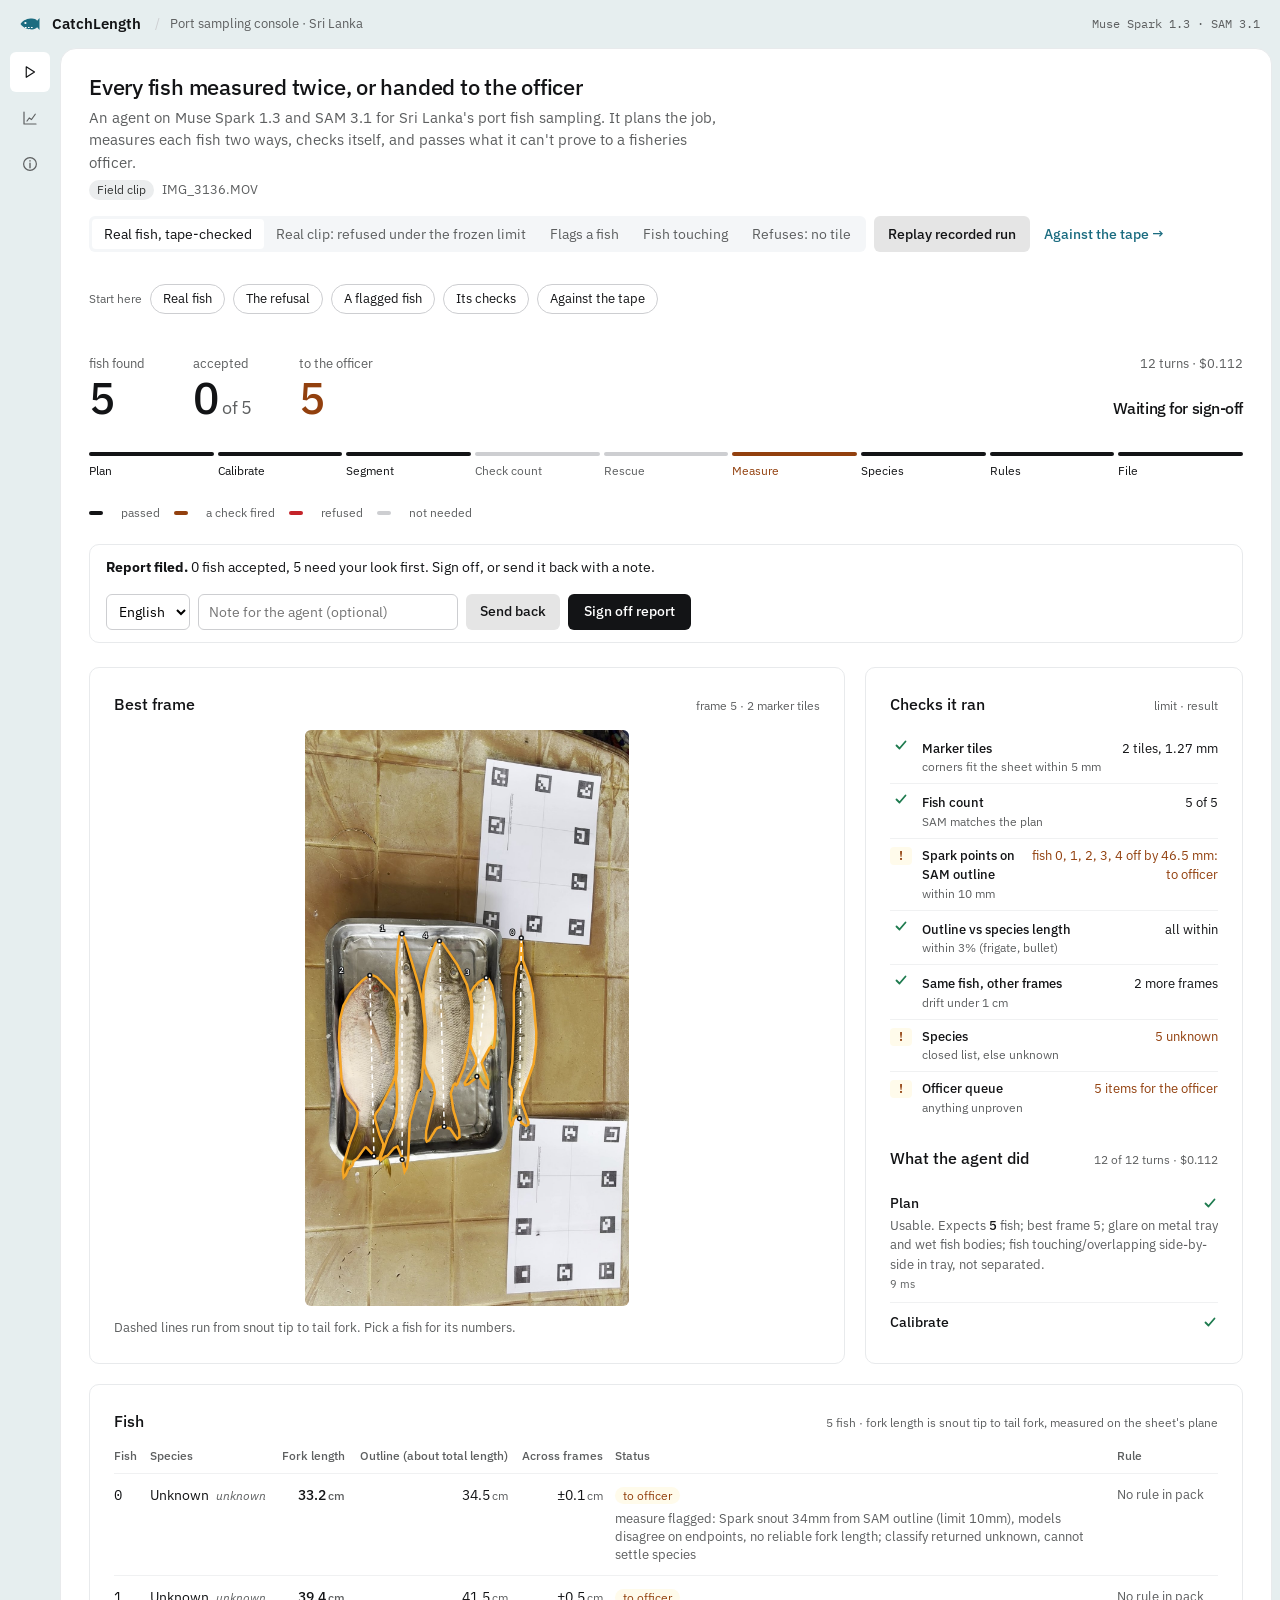
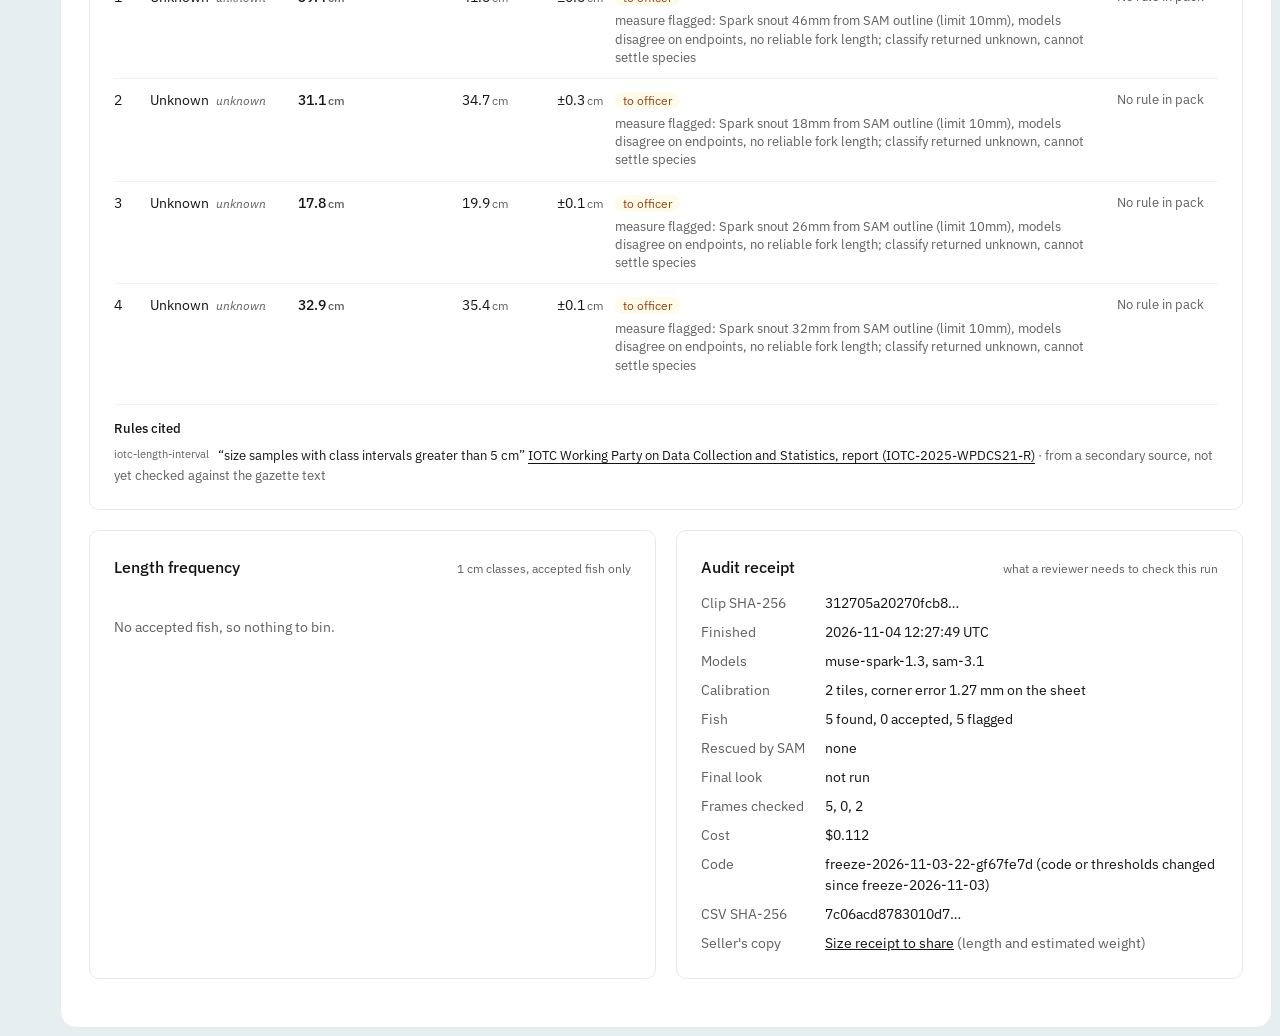
<file: index.html>
<!doctype html>
<html lang="en">
<head>
<meta charset="utf-8">
<meta name="viewport" content="width=device-width, initial-scale=1">
<title>CatchLength · fish sampling agent</title>
<meta name="description" content="A verifiable fish-sampling agent: it measures every fish on a market sheet, checks its own work, and is graded against a tape measure.">
<link rel="preconnect" href="https://fonts.googleapis.com"><link rel="preconnect" href="https://fonts.gstatic.com" crossorigin>
<link href="https://fonts.googleapis.com/css2?family=IBM+Plex+Sans:wght@400;500;600&family=IBM+Plex+Mono:wght@400;500&family=Noto+Sans+Sinhala:wght@400;500&family=Noto+Sans+Tamil:wght@400;500&display=swap" rel="stylesheet">
<link rel="stylesheet" href="app.css?v=23">
<link rel="icon" href="data:image/svg+xml,<svg xmlns='http://www.w3.org/2000/svg' viewBox='0 0 24 24'><path d='M2.5 12c3-4.2 7.2-5.4 11.5-5.4 2.2 0 4.1.9 5.2 2.1L21.5 6v12l-2.3-2.7c-1.1 1.2-3 2.1-5.2 2.1-4.3 0-8.5-1.2-11.5-5.4z' fill='%231b6c80'/></svg>">
</head>
<body>
<header class="topbar">
  <a class="brand" href="#run" aria-label="CatchLength home">
    <svg viewBox="0 0 24 24" aria-hidden="true"><path d="M2.5 12c3-4.2 7.2-5.4 11.5-5.4 2.2 0 4.1.9 5.2 2.1L21.5 6v12l-2.3-2.7c-1.1 1.2-3 2.1-5.2 2.1-4.3 0-8.5-1.2-11.5-5.4z" fill="currentColor"/><circle cx="7.4" cy="11" r="1.1" fill="#fff"/><path d="M7 15.5h9" stroke="#fff" stroke-width="1.2" stroke-dasharray="1.6 1.4"/></svg>
    CatchLength</a>
  <span class="scope">Port sampling console · Sri Lanka</span>
  <span class="meta">Muse Spark 1.3 · SAM 3.1</span>
</header>
<nav class="rail" aria-label="Main">
  <a href="#run" data-view="run" title="Run a sample" aria-label="Run a sample">
    <svg viewBox="0 0 24 24" aria-hidden="true"><path d="M7 5l11 7-11 7z" fill="none" stroke="currentColor" stroke-width="1.6" stroke-linejoin="round"/></svg>
    <span>Run</span></a>
  <a href="#benchmark" data-view="benchmark" title="Benchmark against the tape" aria-label="Benchmark against the tape">
    <svg viewBox="0 0 24 24" aria-hidden="true"><path d="M4 20h16M4 20V4M8 16l3-4 3 2 5-7" fill="none" stroke="currentColor" stroke-width="1.6" stroke-linecap="round" stroke-linejoin="round"/></svg>
    <span>Benchmark</span></a>
  <a href="#about" data-view="about" title="About the build" aria-label="About the build">
    <svg viewBox="0 0 24 24" aria-hidden="true"><circle cx="12" cy="12" r="8.5" fill="none" stroke="currentColor" stroke-width="1.6"/><path d="M12 11v6M12 7.5v.5" stroke="currentColor" stroke-width="1.8" stroke-linecap="round"/></svg>
    <span>About</span></a>
</nav>

<main id="canvas">
  <!-- RUN -->
  <section id="view-run" class="view" aria-labelledby="run-title">
    <header class="title-row">
      <div>
        <h1 id="run-title">Every fish measured twice, or handed to the officer</h1>
        <p class="lede">An agent on Muse Spark 1.3 and SAM 3.1 for Sri Lanka's port fish sampling. It plans the job, measures each fish two ways, checks itself, and passes what it can't prove to a fisheries officer.</p>
        <p class="sample-line" id="sample-line"></p>
      </div>
      <div class="actions">
        <div class="segmented" role="radiogroup" aria-label="Sample" id="samples"></div>
        <button class="primary" id="run-btn" type="button">Run the agent</button>
        <a class="tape-link" href="#benchmark">Against the tape →</a>
      </div>
    </header>
    <nav class="guide" id="guide" aria-label="Start here">
      <span class="sub">Start here</span>
      <button type="button" data-go="real" hidden>Real fish</button>
      <button type="button" data-go="refusal">The refusal</button>
      <button type="button" data-go="flagged">A flagged fish</button>
      <button type="button" data-go="checks">Its checks</button>
      <button type="button" data-go="benchmark">Against the tape</button>
    </nav>
    <dl class="verdict" id="verdict" aria-live="polite"></dl>
    <ol class="stages" id="stages" aria-label="Agent progress"></ol>
    <p class="legend" aria-hidden="true"><span class="k ok"></span>passed <span class="k warn"></span>a check fired <span class="k no"></span>refused <span class="k todo"></span>not needed</p>
    <form class="signoff" id="signoff" hidden>
      <p id="signoff-text"></p>
      <div class="signoff-actions">
        <select id="signoff-lang" aria-label="Language for the officer">
          <option value="en">English</option><option value="si" lang="si">සිංහල</option><option value="ta" lang="ta">தமிழ்</option>
        </select>
        <input type="text" id="signoff-note" name="note" placeholder="Note for the agent (optional)" aria-label="Note for the agent" maxlength="300">
        <button type="button" class="secondary" id="sendback-btn">Send back</button>
        <button type="submit" class="primary" id="signoff-btn">Sign off report</button>
      </div>
      <p class="muted lang-note" id="signoff-lang-note" hidden>Sinhala and Tamil: draft wording, needs a native speaker's check.</p>
    </form>
    <p class="notice" id="notice" role="status" hidden></p>

    <div class="grid run-grid">
      <article class="card frame-card" aria-labelledby="frame-h">
        <header class="card-h"><h2 id="frame-h">Best frame</h2><span class="sub" id="frame-sub"></span></header>
        <div class="frame" id="frame"><img id="frame-img" alt=""><svg id="overlay" role="group" aria-label="Fish outlines: pick one for its numbers"></svg><svg id="inset" class="zoom" role="img" hidden></svg></div>
        <p class="frame-cap" id="frame-cap"></p>
      </article>

      <article class="card timeline-card" aria-labelledby="tl-h">
        <header class="card-h"><h2 id="ck-h">Checks it ran</h2><span class="sub">limit · result</span></header>
        <ul class="checks" id="checks" aria-labelledby="ck-h"></ul>
        <header class="card-h tl-head"><h2 id="tl-h">What the agent did</h2><span class="sub" id="tl-sub"></span></header>
        <ol class="timeline" id="timeline"></ol>
      </article>
    </div>

    <article class="card" aria-labelledby="fish-h">
      <header class="card-h"><h2 id="fish-h">Fish</h2><span class="sub" id="fish-sub"></span></header>
      <div class="table-wrap">
        <table class="ledger" id="ledger">
          <thead><tr>
            <th scope="col">Fish</th><th scope="col">Species</th><th scope="col" class="num">Fork length</th>
            <th scope="col" class="num">Outline (about total length)</th><th scope="col" class="num">Across frames</th>
            <th scope="col">Status</th><th scope="col">Rule</th>
          </tr></thead>
          <tbody></tbody>
        </table>
      </div>
      <div class="cited" id="cited"></div>
    </article>

    <div class="grid two">
      <article class="card" aria-labelledby="lf-h">
        <header class="card-h"><h2 id="lf-h">Length frequency</h2><span class="sub">1 cm classes, accepted fish only</span></header>
        <div id="lf"></div>
      </article>
      <article class="card" aria-labelledby="rc-h">
        <header class="card-h"><h2 id="rc-h">Audit receipt</h2><span class="sub">what a reviewer needs to check this run</span></header>
        <dl class="receipt" id="receipt"></dl>
      </article>
    </div>
  </section>

  <!-- BENCHMARK -->
  <section id="view-benchmark" class="view" aria-labelledby="bm-title" hidden>
    <header class="title-row">
      <div>
        <h1 id="bm-title">Agent against the tape measure</h1>
        <p class="finding" id="bm-finding"></p>
      </div>
    </header>
    <div id="bm-body"></div>
  </section>

  <!-- ABOUT -->
  <section id="view-about" class="view" aria-labelledby="about-title" hidden>
    <header class="title-row"><div><h1 id="about-title">About the build</h1>
      <p class="finding">Built for the Meta Global AI Developer Hackathon, Indie track. All code written from 27 Oct 2026.</p></div></header>
    <div class="grid two about">
      <article class="card prose" aria-labelledby="ab-what">
        <h2 id="ab-what">What it does</h2>
        <p>Sri Lanka already measures coastal tuna from photographs, but a person still draws a line on every fish and names every species by hand. CatchLength does that work from a 20-second phone clip of fish laid next to printed marker sheets, and it can't skip checking its own work.</p>
        <p>Theme: <em>Build for Your World.</em> "Bring Meta's models into your domain. Solve a problem you know firsthand, free up time and mental space, and make something possible that wasn't before."</p>
        <h2>How it checks itself</h2>
        <p>The checks live inside the agent's tools, so the model can't skip them. Calibration refuses a bent or missing sheet. A count that disagrees with the plan sends Muse Spark's boxes back to SAM 3.1 with negative points on the neighbouring fish (tested on scripted runs; on the real models SAM 3.1 separated touching fish on its own, so this never had to fire). Every fish is measured two ways and in several frames; when they disagree it is flagged, never averaged. A tool refused three times hands the job to the officer, who signs off on the report. The tape measurements it is graded on are never shown to it.</p>
        <h2>Rules it cites</h2>
        <p>No minimum landing size for the tunas and mackerel sampled here was found in the gazetted regulations we reviewed, so the report says "no rule found" for each of them. It cites the lobster and mud crab rules where they apply, and IOTC's rule that size data must be binned at 5 cm or finer.</p>
      </article>
      <article class="card prose" aria-labelledby="ab-models">
        <h2 id="ab-models">Meta models and what each one does</h2>
        <dl class="kv">
          <dt>Muse Spark 1.3</dt><dd>Runs the agent loop (one tool per turn), plans the clip, finds missed and merged fish, places snout and fork points, names the species from a closed list.</dd>
          <dt>SAM 3.1</dt><dd>Segments every fish from the concept "fish", then again from Spark's boxes and negative points when a fish was missed or two were merged.</dd>
          <dt>Muse Wonder 1.0</dt><dd>A last look at the filed report, after the agent is done. It can only add fish to the officer's queue, never change a length, a species or a status. On the recorded scenes it raised two doubts (five-fish scene, fish 3 and 4: "line extends past the fork notch", "no visible fork"); both outlines were within 0.4 cm of the true length, so the doubts were cautious, and both went to the queue as designed.</dd>
          <dt>Muse Spark Open</dt><dd>Built, not yet run: the same bounded check by the open-weights model on Baseten, as an independent auditor.</dd>
        </dl>
        <h2>Built during the hackathon (27 Oct to 4 Nov 2026)</h2>
        <ul class="plain">
          <li>The agent loop, its tools and every check: calibration, count, two-way measurement, cross-frame drift, species, the rule pack and the report check</li>
          <li>The marker tiles (A4 print), the synthetic scenes and the geometry test</li>
          <li>This console, the officer sign-off, the size receipt and the audit receipt</li>
          <li>The tape benchmark and its grader, and the stress test on public footage</li>
        </ul>
        <h2>Existed before</h2>
        <ul class="plain">
          <li>The idea and the application text</li>
          <li>The museum fish photographs: Smithsonian (USNM) specimens, public domain via Wikimedia Commons, used only for tests and the synthetic scenes, and marked wherever they appear</li>
        </ul>
        <h2>Links</h2>
        <ul class="plain">
          <li><a href="https://github.com/Harindulk/catchlength" target="_blank" rel="noopener">Source on GitHub</a>, MIT licence</li>
          <li><a href="https://iotc.org/sites/default/files/documents/2025/10/IOTC-2025-WPM16-10rev1-Sri_Lanka_photo.pdf" target="_blank" rel="noopener">NARA's photo-board method, IOTC-2025-WPM16-10rev1</a> (PDF)</li>
          <li><a href="https://youtu.be/2Va-ANxdQhM" target="_blank" rel="noopener">FWC, "How to Measure a Fish"</a>, the public footage used for the stress test (CC BY)</li>
        </ul>
      </article>
    </div>
  </section>
</main>
<script src="app.js?v=42"></script>
</body>
</html>
</file>
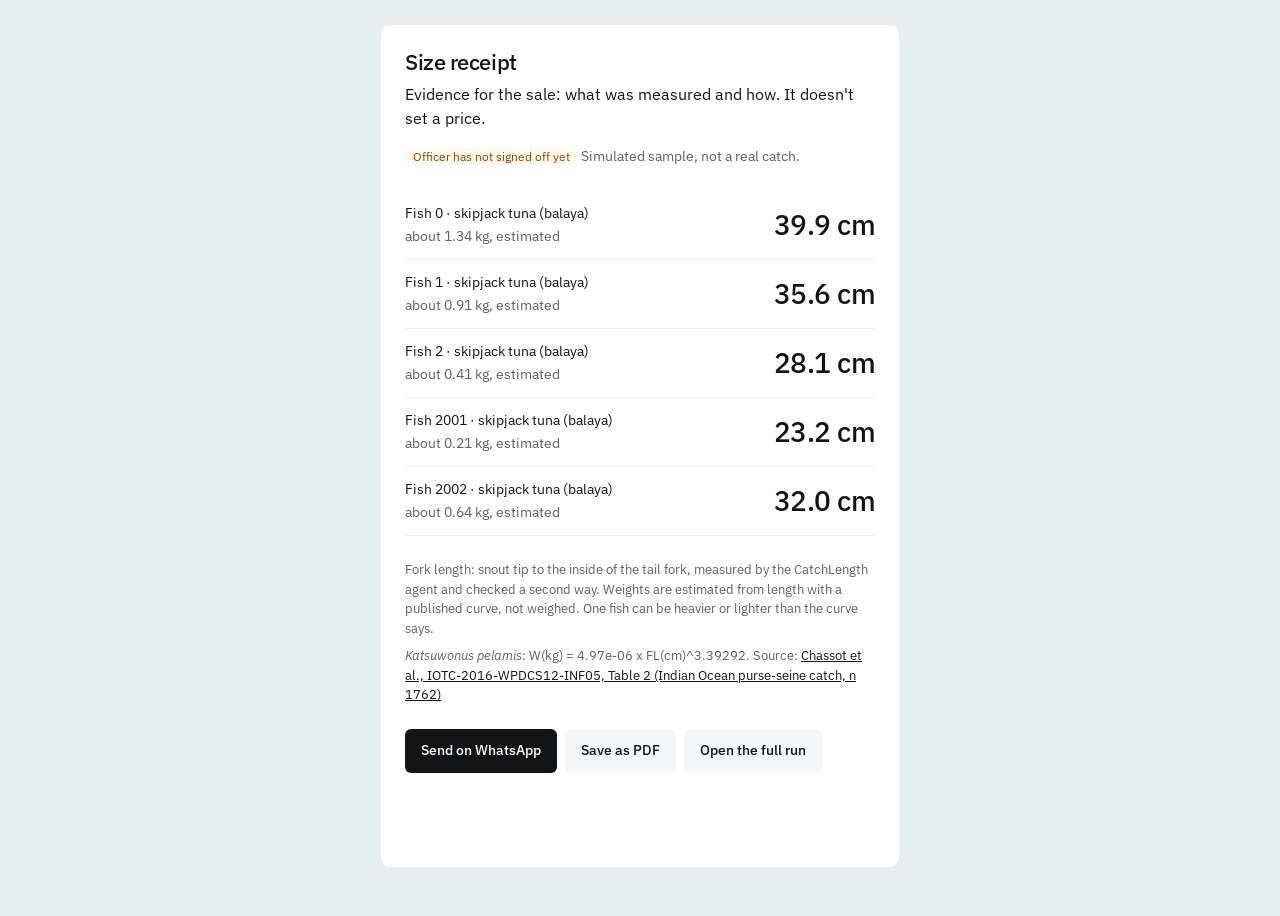
<file: receipt.html>
<!doctype html>
<html lang="en">
<head>
<meta charset="utf-8">
<meta name="viewport" content="width=device-width, initial-scale=1">
<title>CatchLength · size receipt for the seller</title>
<meta name="description" content="Each fish's fork length and an estimated weight from a published curve, with the formula and its source, as evidence for the sale.">
<link rel="preconnect" href="https://fonts.googleapis.com"><link rel="preconnect" href="https://fonts.gstatic.com" crossorigin>
<link href="https://fonts.googleapis.com/css2?family=IBM+Plex+Sans:wght@400;500;600&family=IBM+Plex+Mono:wght@400;500&display=swap" rel="stylesheet">
<link rel="stylesheet" href="app.css?v=23">
<link rel="icon" href="data:image/svg+xml,<svg xmlns='http://www.w3.org/2000/svg' viewBox='0 0 24 24'><path d='M2.5 12c3-4.2 7.2-5.4 11.5-5.4 2.2 0 4.1.9 5.2 2.1L21.5 6v12l-2.3-2.7c-1.1 1.2-3 2.1-5.2 2.1-4.3 0-8.5-1.2-11.5-5.4z' fill='%231b6c80'/></svg>">
<style>
  body { padding: 24px 16px 48px; }
  .slip { max-width: 520px; margin: 0 auto; background: var(--surface); border-radius: var(--radius-card); padding: var(--pad); }
  .slip h1 { font-size: var(--fs-title); line-height: 1.15; letter-spacing: -0.02em; }
  .slip .lead { margin-top: 8px; font-size: 16px; }
  .slip .state { margin-top: 16px; }
  .rows { list-style: none; margin: 24px 0 0; padding: 0; }
  .rows li { display: grid; grid-template-columns: 1fr auto; gap: 2px 16px; padding: 12px 0; border-bottom: 1px solid var(--rule); }
  .rows .fl { font-size: var(--fs-kpi); font-weight: 500; letter-spacing: -0.02em; font-variant-numeric: tabular-nums; text-align: right; grid-row: span 2; align-self: center; }
  .rows .w { color: var(--muted); }
  .how { margin-top: 24px; font-size: 13px; color: var(--muted); }
  .how p + p { margin-top: 8px; }
  .how a { color: var(--text); }
  .actions { display: flex; gap: 8px; flex-wrap: wrap; margin-top: 24px; }
  .actions [hidden] { display: none; }
  .rows .alt { min-height: 44px; padding: 0 16px; border: 0; border-radius: var(--radius-control); background: var(--raised); font: inherit; cursor: pointer; }
  .actions a, .actions button { min-height: 44px; display: inline-flex; align-items: center; padding: 0 16px; border-radius: var(--radius-control); border: 0; cursor: pointer; text-decoration: none; font-weight: 500; }
  .actions .go { background: var(--accent); color: var(--surface); }
  .actions .alt { background: var(--raised); }
  .actions a:hover, .actions button:hover { opacity: .88; }
  @media print { body { background: #fff; padding: 0; } .actions { display: none; } }
</style>
</head>
<body>
<main class="slip" aria-labelledby="t">
  <h1 id="t">Size receipt</h1>
  <p class="lead" id="lead">Evidence for the sale: what was measured and how. It doesn't set a price.</p>
  <p class="state" id="state"></p>
  <ul class="rows" id="rows"><li><span>Loading the run…</span></li></ul>
  <div class="how" id="how"></div>
  <div class="actions">
    <a class="go" id="wa" href="#" target="_blank" rel="noopener" hidden>Send on WhatsApp</a>
    <button class="alt" type="button" id="print">Save as PDF</button>
    <a class="alt" id="back" href="./">Open the full run</a>
  </div>
</main>
<script>
(async () => {
  const $ = (s) => document.querySelector(s);
  const esc = (v) => String(v ?? '').replace(/[&<>"']/g, (c) => ({ '&': '&amp;', '<': '&lt;', '>': '&gt;', '"': '&quot;', "'": '&#39;' })[c]);
  const id = new URLSearchParams(location.search).get('s') || 'simulated';
  if (!/^[\w-]+$/.test(id)) return;
  $('#print').onclick = () => print();
  let run;
  try { const r = await fetch(`samples/${id}/run.json`); if (!r.ok) throw new Error(r.status); run = await r.json(); }
  catch { $('#rows').innerHTML = `<li><span>This run (${esc(id)}) could not be loaded.</span><button class="alt" type="button" onclick="location.reload()">Retry</button></li>`; return; }
  const r = run.seller;
  if (!r) { $('#rows').innerHTML = '<li>This run has no size receipt.</li>'; return; }
  const kind = run.simulated ? 'Simulated sample, not a real catch. ' : run.synthetic ? 'Synthetic test scene, not a real catch. ' : '';
  $('#state').innerHTML = `<span class="pill ${r.signed_off ? 'ok' : 'warn'}">${r.signed_off ? 'Signed off by the fisheries officer' : 'Officer has not signed off yet'}</span>`
    + (kind ? ` <span class="muted">${kind}</span>` : '');
  $('#rows').innerHTML = r.fish.length ? '' : '<li>No lengths: the agent could not measure this clip and handed it to the officer.</li>';
  if (r.fish.length) $('#rows').innerHTML = r.fish.map((f) => f.fork_cm == null
    ? `<li><span>Fish ${esc(f.id)}</span><span class="fl muted">–</span><span class="w">${esc(f.note)}</span></li>`
    : `<li><span>Fish ${esc(f.id)} · ${esc(f.name)}</span><span class="fl">${f.fork_cm.toFixed(1)} cm</span>
       <span class="w">${f.est_weight_kg == null ? esc(f.note) : `about ${f.est_weight_kg.toFixed(2)} kg, estimated`}</span></li>`).join('');
  $('#how').innerHTML = `<p>Fork length: snout tip to the inside of the tail fork, measured by the CatchLength agent and checked a second way. ${esc(r.weights_note)}</p>`
    + Object.entries(r.curves).map(([sp, c]) => `<p><i>${esc(sp)}</i>: ${esc(c.formula)}. Source: <a href="${esc(c.url)}" rel="noopener">${esc(c.source)}</a></p>`).join('')
    + (r.clip_sha256 ? `<p>Clip fingerprint ${esc(r.clip_sha256.slice(0, 16))} · code ${esc(r.code)}</p>` : '');
  const lines = [`CatchLength size receipt. ${r.purpose}`, r.signed_off ? 'Signed off by the fisheries officer.' : 'Not yet signed off by the fisheries officer.']
    .concat(r.fish.map((f) => f.fork_cm == null ? `Fish ${f.id}: ${f.note}` : `Fish ${f.id}, ${f.name}: ${f.fork_cm.toFixed(1)} cm${f.est_weight_kg == null ? '' : `, about ${f.est_weight_kg.toFixed(2)} kg (estimate)`}`))
    .concat([r.weights_note, location.href]);
  $('#wa').href = 'https://wa.me/?text=' + encodeURIComponent(lines.join('\n'));
  $('#wa').hidden = false;
})();
</script>
</body>
</html>
</file>
<file: app.css>
/* CatchLength console. Style: achromatic ledger (taste-skill app sheet, seed 709421002).
   Face: a cool meter-grey ground; the one chart hue (--data) only on the fish themselves and the agent's points.
   Grid: canvas = viewport - rail (56) - 2 x 32 gutter; cards in a row split it with one 12px gap. */
:root {
  /* Framed sheet (taste-skill app sheet, seed 775205665). Face: the frame takes a harbour teal-grey; the white sheet holds
     the work; the one data hue is ocean teal, on the fish and nowhere in the chrome. */
  --frame: #e6eeef;
  --ground: #ffffff;
  --surface: #ffffff;
  --raised: #f4f6f8;
  --active: #ebedee;
  --border: #e8eaec;
  --rule: #f0f1f2;
  --control: #cdced1;
  --text: #131416;
  --muted: #5d5f60;
  --accent: #131416;
  --data: #1b6c80;
  --data-photo: #4fd1e6;  /* the same teal, lifted so outlines read on the dark sheet in the photo */
  --positive: #1e7b4f;
  --negative: #c4242a;
  --warning: #92400e;
  --pill-positive-bg: #dcfae5; --pill-positive-ink: #04250e;
  --pill-negative-bg: #ffedea; --pill-negative-ink: #831c1e;
  --pill-warning-bg: #fffbeb; --pill-warning-ink: #92400e;
  --pill-neutral-bg: #ebedee; --pill-neutral-ink: #353736;
  --radius-card: 10px;
  --radius-control: 6px;
  --radius-sheet: 16px;
  --sheet-inset: 8px;
  --topbar: 48px;
  --gap: 20px;
  --pad: 24px;
  --rail: 60px;
  --gutter: 28px;
  --fs-title: 22px;
  --fs-section: 16px;
  --fs-kpi: 28px;
  --fs-body: 14px;
  --fs-small: 12px;
  --mono: "IBM Plex Mono", ui-monospace, monospace;
}
* { box-sizing: border-box; }
html, body { margin: 0; }
body { background: var(--frame); color: var(--text); font: 400 var(--fs-body)/1.5 "IBM Plex Sans", Inter, system-ui, sans-serif; }
h1, h2, p, dl, ol { margin: 0; }
button, a { font: inherit; color: inherit; }
:focus-visible { outline: 2px solid var(--text); outline-offset: 2px; border-radius: 4px; }

/* rail */
.topbar { position: fixed; inset: 0 0 auto 0; height: var(--topbar); display: flex; align-items: center; gap: 12px; padding: 0 20px 0 18px;
  background: var(--frame); z-index: 3; }
.topbar .brand { display: flex; align-items: center; gap: 10px; font-weight: 600; font-size: 15px; color: var(--text); text-decoration: none; }
.topbar .brand svg { width: 24px; height: 24px; color: var(--data); }
.topbar .scope { color: var(--muted); font-size: 13px; }
.topbar .scope::before { content: "/"; margin: 0 10px 0 2px; color: var(--control); }
.topbar .meta { margin-left: auto; color: var(--muted); font-size: 12px; font-family: var(--mono); }
.rail { position: fixed; inset: var(--topbar) auto 0 0; width: var(--rail); display: flex; flex-direction: column; align-items: center;
  gap: 6px; padding: 4px 0 12px; background: var(--frame); z-index: 2; }
.rail a { width: 40px; height: 40px; display: grid; place-items: center; border-radius: var(--radius-control); color: var(--muted); text-decoration: none; }
.rail a svg { width: 18px; height: 18px; }
.rail a span { position: absolute; width: 1px; height: 1px; overflow: hidden; clip: rect(0 0 0 0); }
.rail a:hover { background: var(--active); color: var(--text); }
.rail a[aria-current="page"] { color: var(--text); background: var(--surface); }

/* canvas */
main { margin: var(--topbar) var(--sheet-inset) var(--sheet-inset) var(--rail); min-height: calc(100vh - var(--topbar) - var(--sheet-inset));
  padding: 24px var(--gutter) 48px; background: var(--ground); border: 1px solid var(--border); border-radius: var(--radius-sheet); }
main > .view { max-width: 1560px; }
.view { display: flex; flex-direction: column; gap: var(--gap); }
.view[hidden] { display: none; }
.title-row { display: flex; justify-content: space-between; align-items: flex-end; gap: 16px; flex-wrap: wrap; margin-bottom: 12px; }
h1 { font-size: var(--fs-title); font-weight: 500; letter-spacing: -0.01em; line-height: 1.25; }
.finding { margin-top: 4px; font-size: 15px; }
.finding .muted, .muted { color: var(--muted); }
.actions { display: flex; gap: 8px; align-items: center; flex-wrap: wrap; }
.notice { background: var(--pill-warning-bg); color: var(--pill-warning-ink); border-radius: var(--radius-control); padding: 8px 12px; font-size: 13px; }
.notice[hidden] { display: none; }

button.primary { height: 36px; padding: 0 16px; border: 0; border-radius: var(--radius-control); background: var(--accent); color: #fff; font-weight: 500; cursor: pointer; }
button.primary:hover { background: #333; }
button.primary:active { transform: translateY(1px); }
button.primary:disabled { background: var(--control); color: var(--muted); cursor: default; }
.segmented { display: inline-flex; background: var(--raised); border-radius: var(--radius-control); padding: 3px; }
.segmented[hidden] { display: none; }
.segmented button { height: 30px; padding: 0 12px; border: 0; background: none; border-radius: 4px; color: var(--muted); cursor: pointer; }
.segmented button[aria-checked="true"] { background: var(--surface); color: var(--text); }
.segmented button:hover { color: var(--text); }

.grid { display: grid; gap: var(--gap); align-items: start; }
.run-grid { grid-template-columns: minmax(0, 2fr) minmax(0, 1fr); }
.two { grid-template-columns: 1fr 1fr; align-items: stretch; }
.lf-sum { margin-top: 10px; }
.card { background: var(--surface); border: 1px solid var(--border); border-radius: var(--radius-card); padding: var(--pad); min-width: 0; }
.card-h { display: flex; justify-content: space-between; align-items: baseline; gap: 12px; margin-bottom: 14px; }
.card-h h2 { font-size: var(--fs-section); font-weight: 500; }
.sub { color: var(--muted); font-size: var(--fs-small); }

/* frame */
.frame { position: relative; border-radius: var(--radius-control); overflow: hidden; background: var(--raised); width: fit-content; max-width: 100%; margin: 0 auto; }
.frame img { display: block; max-width: 100%; max-height: min(64vh, 760px); width: auto; height: auto; }  /* the fish are the product: the frame fills its card */
.frame svg { position: absolute; inset: 0; width: 100%; height: 100%; }
.frame .fishg { cursor: pointer; transition: opacity .15s; }
.frame .fishg.dim { opacity: .35; }
.frame .fish { fill: var(--data-photo); fill-opacity: .12; stroke: var(--data-photo); stroke-width: 2.5; vector-effect: non-scaling-stroke; transition: fill-opacity .15s; }
.frame .fishg:hover .fish, .frame .fishg.on .fish { fill-opacity: .28; }
.frame .fish.flagged { stroke: #f5a524; fill: #f5a524; }  /* the warning amber, lifted for the dark sheet */
.frame .lbl { font-family: var(--mono); font-weight: 500; fill: #fff; paint-order: stroke; stroke: var(--text); stroke-width: 6px; }
.frame .pt { fill: #fff; stroke: var(--text); stroke-width: 1.5; vector-effect: non-scaling-stroke; }
.frame .fl { stroke: #fff; stroke-width: 1.5; stroke-dasharray: 5 4; vector-effect: non-scaling-stroke; }
.frame .fishg.on .fl { stroke-width: 2.5; stroke-dasharray: none; }
/* the picked fish, magnified around its worse point: Spark's raw point, where it was moved to on SAM's outline, the gap */
.frame .zoom { position: absolute; inset: auto 10px 10px auto; width: 34%; max-width: 380px; height: auto; aspect-ratio: 1.45; border: 2px solid #fff; border-radius: 6px; background: var(--raised); box-shadow: 0 2px 10px rgba(0, 0, 0, .45); }
.frame .zoom[hidden] { display: none; }
.frame .raw { fill: none; stroke: #f5a524; stroke-width: 2; vector-effect: non-scaling-stroke; }
.frame .gap { stroke: #f5a524; stroke-width: 2; vector-effect: non-scaling-stroke; }
.frame-cap { margin-top: 12px; min-height: 21px; font-size: 13px; font-variant-numeric: tabular-nums; }
.frame-cap .unit { color: var(--muted); font-size: 12px; margin-left: 1px; }

/* timeline */
.timeline { list-style: none; padding: 0; display: flex; flex-direction: column; max-height: 560px; overflow: auto; }
.timeline li { display: grid; grid-template-columns: 1fr auto; gap: 2px 10px; padding: 9px 0; border-top: 1px solid var(--rule); }
.timeline li:first-child { border-top: 0; }
.timeline .tool { font-weight: 500; }
.timeline .say { grid-column: 1 / -1; color: var(--muted); font-size: 13px; }
.timeline .say b { color: var(--text); font-weight: 500; }
.timeline li.arrive { animation: arrive .25s ease-out; }
@keyframes arrive { from { opacity: 0; transform: translateY(4px); } }
.pill { font-size: var(--fs-small); padding: 1px 8px; border-radius: 99px; white-space: nowrap; align-self: start; }
.pill.ok { background: var(--pill-positive-bg); color: var(--pill-positive-ink); }
.pill.no { background: var(--pill-negative-bg); color: var(--pill-negative-ink); }
.pill.warn { background: var(--pill-warning-bg); color: var(--pill-warning-ink); }
.pill.n { background: var(--pill-neutral-bg); color: var(--pill-neutral-ink); }

/* ledger */
.table-wrap { overflow-x: auto; }
table { width: 100%; border-collapse: collapse; font-variant-numeric: tabular-nums; }
th { text-align: left; font-weight: 500; color: var(--muted); font-size: var(--fs-small); padding: 0 12px 8px 0; }
td { padding: 11px 12px 11px 0; border-top: 1px solid var(--rule); vertical-align: top; }
.num { text-align: right; }
td .unit { color: var(--muted); font-size: var(--fs-small); margin-left: 2px; }
tbody tr { cursor: pointer; }
tbody tr:hover td, tbody tr.on td { background: #f6f8fb; }
td .why { display: block; color: var(--muted); font-size: 13px; max-width: 60ch; margin-top: 4px; line-height: 1.4; }
.ledger th { white-space: nowrap; }
td.rule { white-space: nowrap; }
td.rule { color: var(--muted); font-size: 13px; max-width: 320px; }

/* receipt + kv */
.receipt, .kv { display: grid; grid-template-columns: max-content 1fr; gap: 8px 20px; }
.receipt dt, .kv dt { color: var(--muted); }
.receipt dd, .kv dd { margin: 0; font-variant-numeric: tabular-nums; overflow-wrap: anywhere; }
.kv dt { color: var(--text); font-weight: 500; }

/* charts */
.chart svg { display: block; width: 100%; height: auto; overflow: visible; }
.chart .grid-line { stroke: var(--rule); }
.chart .axis { fill: var(--muted); font-size: 12px; font-variant-numeric: tabular-nums; }
.chart .bar { fill: var(--data); }
.chart .dot { fill: var(--data); }
.chart .dot.flagged { fill: none; stroke: var(--warning); stroke-width: 1.5; }
.chart .ideal { stroke: var(--text); stroke-width: 1; stroke-dasharray: 4 4; }
.empty { color: var(--muted); padding: 24px 0; }
.kpis { display: flex; gap: 40px; flex-wrap: wrap; margin-bottom: 18px; }
.kpi .v { font-size: var(--fs-kpi); font-weight: 500; font-variant-numeric: tabular-nums; letter-spacing: -0.01em; }
.kpi .v .unit { font-size: 15px; color: var(--muted); margin-left: 3px; }
.kpi .l { color: var(--muted); font-size: 13px; }

.prose p { max-width: 68ch; margin-bottom: 12px; font-size: 15px; }
.prose h2 { font-size: var(--fs-section); font-weight: 500; margin: 18px 0 8px; }
.prose h2:first-child { margin-top: 0; }
.about .kv { margin-bottom: 8px; }

@media (min-width: 1081px) {
  /* the frame sets the row's height; the timeline scrolls inside it, so the two cards share a bottom edge */
  .run-grid { align-items: stretch; }
  .timeline-card { contain: size; display: flex; flex-direction: column; }
  .timeline { flex: 1 1 0; min-height: 0; max-height: none; }
}
@media (max-width: 1080px) { .run-grid { grid-template-columns: 1fr; } .timeline { max-height: none; } }
@media (max-width: 760px) {
  :root { --gutter: 16px; --pad: 16px; }
  .rail { inset: auto 0 0 0; width: auto; height: 60px; flex-direction: row; justify-content: space-around; border-right: 0;
    border-top: 1px solid var(--border); padding: 0 8px; background: var(--surface); }
  main { margin: var(--topbar) 0 0; border: 0; border-radius: 0; }
  .topbar .scope, .topbar .meta { display: none; }
  .rail a { width: auto; height: 52px; padding: 0 14px; display: flex; flex-direction: column; gap: 2px; }
  .rail a span { position: static; width: auto; height: auto; clip: auto; font-size: 11px; }
  main { padding-bottom: 96px; }
  .two { grid-template-columns: 1fr; }
  .title-row { align-items: stretch; }
  .actions { width: 100%; flex-direction: column; align-items: stretch; }  /* tabs, then the button, then the tape link, each full width */
  td { padding-top: 12px; padding-bottom: 12px; }  /* a one-line row reaches 44 px */
  .chart .axis { font-size: 16px; }  /* the SVG shrinks to about two thirds, so this lands near 11 px */
  .ledger th:nth-child(4), .ledger td:nth-child(4), .ledger th:nth-child(5), .ledger td:nth-child(5), .ledger th:nth-child(7), .ledger td:nth-child(7) { display: none; }
}
@media (prefers-reduced-motion: reduce) { * { animation: none !important; transition: none !important; } }

/* the title row's sample line and the verdict: the screen's answer, in figures */
.sample-line { margin-top: 6px; color: var(--muted); font-size: 13px; display: flex; gap: 8px; align-items: center; flex-wrap: wrap; }
.verdict { display: grid; grid-template-columns: repeat(3, max-content) 1fr; gap: 8px 48px; align-items: end; margin: 4px 0 10px; }
.verdict > div { display: flex; flex-direction: column-reverse; }
.verdict dd { margin: 0; font-size: 44px; font-weight: 500; line-height: 1.1; letter-spacing: -0.01em; font-variant-numeric: tabular-nums; }
.verdict dd .of { font-size: 18px; color: var(--muted); font-weight: 400; }
.verdict dd .small { font-size: 16px; font-weight: 500; }
.verdict dt { color: var(--muted); font-size: 13px; margin-top: 2px; }
.verdict .warn dd { color: var(--warning); }
.verdict .status { justify-self: end; text-align: right; }

/* the stage strip: the agent's whole job at a glance, filling in as it runs */
.stages { list-style: none; padding: 0; margin: 0 0 6px; display: grid; grid-template-columns: repeat(9, minmax(0, 1fr)); gap: 4px; }
.st { display: flex; flex-direction: column; gap: 6px; font-size: 12px; color: var(--muted); min-width: 0; }
.st .mark { height: 4px; border-radius: 2px; background: var(--control); transition: background .2s; }
.st .nm { white-space: nowrap; overflow: hidden; text-overflow: ellipsis; }
.st .vh { position: absolute; width: 1px; height: 1px; overflow: hidden; clip: rect(0 0 0 0); }
.st.ok { color: var(--text); } .st.ok .mark { background: var(--text); }
.st.warn { color: var(--warning); } .st.warn .mark { background: var(--warning); }
.st.no, .st.esc { color: var(--negative); } .st.no .mark, .st.esc .mark { background: var(--negative); }
.st.current .mark { background: var(--data); }
.st.current .nm { color: var(--text); font-weight: 500; }

/* timeline: passes are a quiet tick; only problems get a pill */
.timeline li { grid-template-columns: 1fr auto; }
.timeline .tag { justify-self: end; display: flex; align-items: center; }
.tick { width: 16px; height: 16px; color: var(--positive); }
.timeline .ms { grid-column: 1 / -1; color: var(--muted); font-size: 11px; font-variant-numeric: tabular-nums; }
.timeline li.now .tool::before { content: ""; display: inline-block; width: 7px; height: 7px; border-radius: 50%; background: var(--data);
  margin-right: 8px; vertical-align: 1px; animation: pulse 1s ease-in-out infinite; }
.timeline li.idle { border: 0; }
@keyframes pulse { 50% { opacity: .25; } }
body.running #run-btn { cursor: progress; }

/* ledger */
td.strong { font-weight: 500; }
tbody tr:focus-visible { outline: 2px solid var(--text); outline-offset: -2px; }
tr.idle td { cursor: default; }
.cited sup { font-size: 11px; color: var(--muted); vertical-align: 2px; }
.cited { margin-top: 18px; padding-top: 14px; border-top: 1px solid var(--rule); font-size: 13px; }
.cited h3 { font-size: 13px; font-weight: 500; margin: 0 0 8px; }
.cited ul { list-style: none; padding: 0; margin: 0; display: flex; flex-direction: column; gap: 6px; }
.cited sup { margin-right: 6px; }
.cited .q { color: var(--text); }
.cited a { color: var(--text); text-underline-offset: 3px; }
.cited a:hover { color: var(--data); }

@media (max-width: 1080px) {
  .verdict { grid-template-columns: repeat(3, minmax(0, 1fr)); }
  .verdict .status { grid-column: 1 / -1; justify-self: start; text-align: left; }
}
@media (max-width: 760px) {
  .verdict { gap: 8px 16px; }
  .verdict dd { font-size: 26px; }
  .stages { display: flex; overflow-x: auto; gap: 6px; padding-bottom: 4px; min-width: 0; }  /* a flex item's min-width is auto, which would widen the page */
  .actions .segmented { display: flex; flex-wrap: wrap; }
  .actions .segmented button { flex: 1 1 auto; white-space: nowrap; }
  td .why { display: none; }  /* on a phone the reason shows under the photo, and in the row once the fish is picked */
  tr.on td .why { display: block; }
  .st { flex: 0 0 78px; }
  /* phone order: verdict, photo, checks (the timeline scrolls inside its card), sign-off, then the fish and the receipts */
  .run-grid { order: 1; }
  .signoff { order: 2; }  /* the notice keeps its place under the button that raised it */
  #view-run > .card, #view-run > .two { order: 3; }
  .timeline { max-height: 320px; }
  /* thumb-sized controls */
  .segmented button, .guide button, button.primary, button.secondary, .signoff select, .signoff input { min-height: 44px; }
  .tape-link { min-height: 44px; display: inline-flex; align-items: center; }
}

/* officer sign-off: the screen's main job once a report is filed */
.signoff { display: flex; justify-content: space-between; align-items: center; gap: 16px; flex-wrap: wrap;
  background: var(--surface); border: 1px solid var(--border); border-radius: var(--radius-card); padding: 12px 16px; margin-bottom: 4px; }
.signoff[hidden] { display: none; }
.signoff p { font-size: 14px; }
.signoff-actions[hidden] { display: none; }
.signoff select { height: 36px; padding: 0 8px; border: 1px solid var(--control); border-radius: var(--radius-control); font: inherit; background: var(--surface); }
.lang-note { flex-basis: 100%; font-size: 12px; }
.signoff-actions { display: flex; gap: 8px; align-items: center; flex-wrap: wrap; }
.signoff input { height: 36px; width: 260px; padding: 0 10px; border: 1px solid var(--control); border-radius: var(--radius-control); font: inherit; background: var(--surface); }
.signoff input:focus-visible { outline: 2px solid var(--text); outline-offset: 0; }
button.secondary { height: 36px; padding: 0 14px; border: 0; border-radius: var(--radius-control); background: #e5e5e5; color: var(--text); font-weight: 500; cursor: pointer; }
button.secondary:hover { background: #dadada; }
button.secondary:active { transform: translateY(1px); }
.signoff.done { border-color: transparent; background: var(--pill-positive-bg); color: var(--pill-positive-ink); }
.signoff.back { border-color: transparent; background: var(--pill-warning-bg); color: var(--pill-warning-ink); }
@media (max-width: 760px) { .signoff input { width: 100%; } .signoff-actions { width: 100%; } .signoff-actions button { flex: 1; } }
.marks { display: flex; gap: 8px; flex-wrap: wrap; margin-bottom: 16px; }
#bm-body { display: grid; gap: var(--gap); }

/* start-here line, stage legend, checks panel (4 Nov) */
.lede { margin-top: 6px; max-width: 72ch; color: var(--muted); font-size: 15px; }
.tape-link { align-self: center; color: var(--data); font-weight: 500; text-decoration: none; padding: 0 6px; }
.tape-link:hover { text-decoration: underline; text-underline-offset: 3px; }
.legend { display: flex; gap: 6px 14px; flex-wrap: wrap; align-items: center; margin: -2px 0 2px; color: var(--muted); font-size: 12px; }
.legend .k { display: inline-block; width: 14px; height: 4px; border-radius: 2px; margin-right: 4px; vertical-align: middle; background: var(--control); }
.legend .k.ok { background: var(--text); } .legend .k.warn { background: var(--warning); } .legend .k.no { background: var(--negative); }
.checks { list-style: none; padding: 0; margin: 0 0 18px; display: flex; flex-direction: column; }
.ck { display: grid; grid-template-columns: 22px 1fr auto; gap: 2px 10px; align-items: baseline; padding: 7px 0; border-top: 1px solid var(--rule); font-size: 13px; }
.ck:first-child { border-top: 0; }
.ck .ic { font-weight: 600; text-align: center; border-radius: 4px; line-height: 18px; }
.ck.ok .ic { color: var(--positive); } .ck.warn .ic { color: var(--pill-warning-ink); background: var(--pill-warning-bg); }
.ck.no .ic { color: var(--pill-negative-ink); background: var(--pill-negative-bg); } .ck.todo .ic { color: var(--muted); }
.ck .n { font-weight: 500; } .ck .lim { display: block; color: var(--muted); font-weight: 400; font-size: 12px; }
.ck .r { text-align: right; font-variant-numeric: tabular-nums; max-width: 24ch; }
.ck.warn .r { color: var(--pill-warning-ink); } .ck.no .r { color: var(--negative); }
.tl-head { margin-top: 4px; }
td.id { font-family: var(--mono); }
i.lat { color: var(--muted); font-size: 12px; margin-left: 4px; }

/* a picked fish: its snap distances in the row, a focus ring on its outline; a failed load gets a Retry */
td .detail { color: var(--text); }
.frame .fishg:focus { outline: none; }
.frame .fishg:focus-visible .fish { stroke-width: 5; fill-opacity: .28; }
.notice button.secondary { height: 30px; padding: 0 12px; margin-left: 8px; background: var(--surface); }
.prose ul.plain { list-style: none; margin: 0 0 12px; padding: 0; max-width: 68ch; font-size: 15px; display: flex; flex-direction: column; gap: 6px; }
.prose a { color: var(--text); text-underline-offset: 3px; }
.prose a:hover { color: var(--data); }

/* the states a reviewer should see, one click each; the cards they land on clear the fixed top bar */
.guide { display: flex; align-items: center; gap: 8px; flex-wrap: wrap; margin: 0 0 14px; }
.guide button { height: 30px; padding: 0 12px; border: 1px solid var(--control); border-radius: 999px; background: var(--surface); color: var(--text); font: inherit; font-size: 13px; cursor: pointer; }
.guide button:hover { border-color: var(--text); }
.guide button[hidden] { display: none; }
#frame, #checks { scroll-margin-top: calc(var(--topbar) + 12px); }

/* the officer's script: Plex has no Sinhala or Tamil, so a judge's machine would otherwise show boxes */
:lang(si) { font-family: "Noto Sans Sinhala", "IBM Plex Sans", sans-serif; }
:lang(ta) { font-family: "Noto Sans Tamil", "IBM Plex Sans", sans-serif; }
</file>
